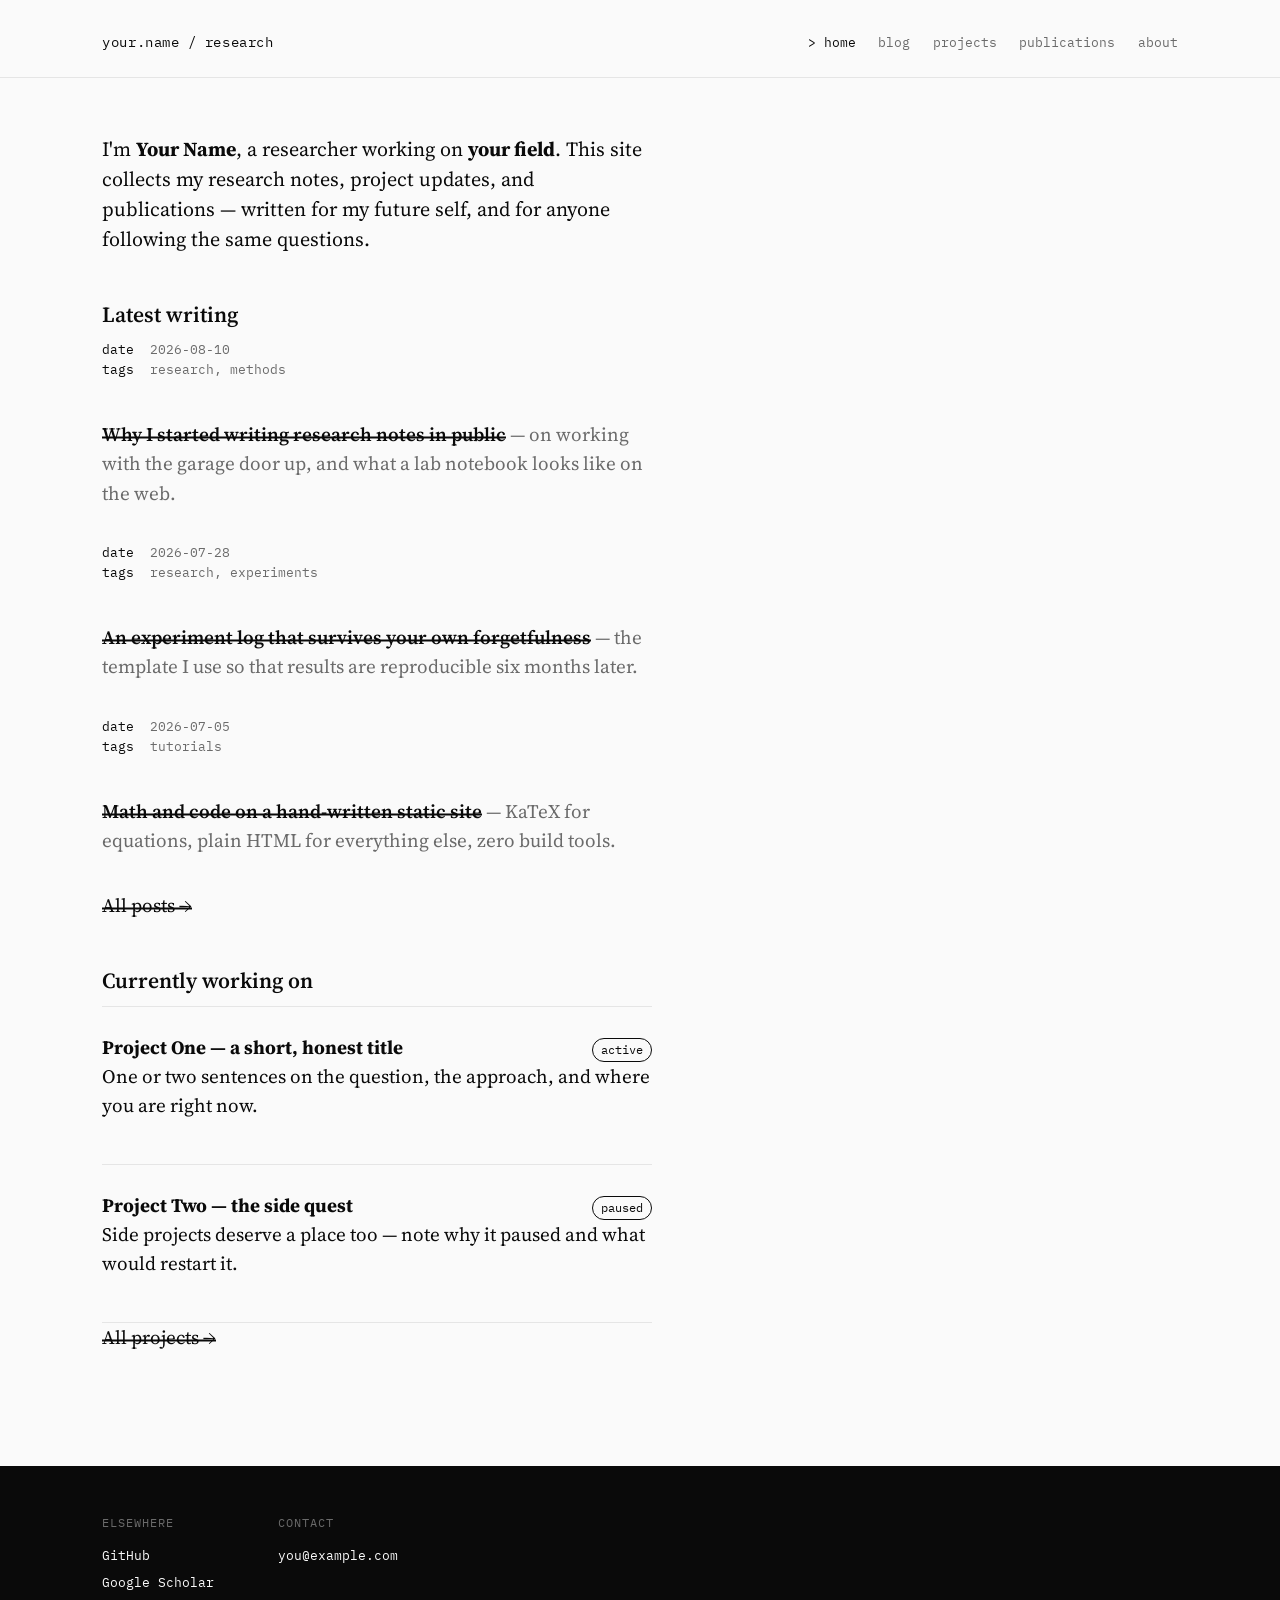
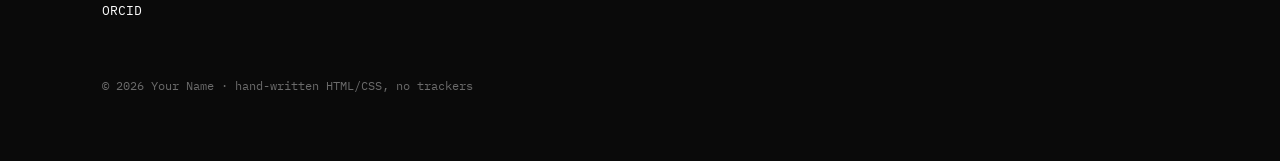
<file: index.html>
<!DOCTYPE html>
<!-- ==========================================================
     EDIT ME: search this file for "Your Name" and the sample
     texts, and replace them with your own content.
     ========================================================== -->
<html lang="en">
<head>
  <meta charset="UTF-8">
  <meta name="viewport" content="width=device-width, initial-scale=1.0">
  <title>Your Name — Research Notes</title>
  <meta name="description" content="Personal research blog of Your Name: notes, projects, and publications.">
  <link rel="preconnect" href="https://fonts.googleapis.com">
  <link rel="preconnect" href="https://fonts.gstatic.com" crossorigin>
  <link href="https://fonts.googleapis.com/css2?family=IBM+Plex+Mono:wght@400;500&family=Source+Serif+4:opsz,wght@8..60,400;8..60,600&display=swap" rel="stylesheet">
  <link rel="stylesheet" href="css/style.css">
</head>
<body>

<header class="site">
  <a class="site-name plain" href="index.html">your.name / research</a>
  <nav>
    <a href="index.html" aria-current="page">home</a>
    <a href="blog.html">blog</a>
    <a href="projects.html">projects</a>
    <a href="publications.html">publications</a>
    <a href="about.html">about</a>
  </nav>
</header>

<main>
  <p class="lede">
    I'm <strong>Your Name</strong>, a researcher working on
    <strong>your field</strong>. This site collects my research notes,
    project updates, and publications — written for my future self,
    and for anyone following the same questions.
  </p>

  <h2>Latest writing</h2>
  <ul class="stream">
    <li>
      <div class="meta">
        <div class="row"><span class="k">date</span><span class="v">2026-08-10</span></div>
        <div class="row"><span class="k">tags</span><span class="v">research, methods</span></div>
      </div>
      <span class="title"><a href="posts/why-i-started-this-blog.html">Why I started writing research notes in public</a></span>
      <span class="desc"> — on working with the garage door up, and what a lab notebook looks like on the web.</span>
    </li>
    <li>
      <div class="meta">
        <div class="row"><span class="k">date</span><span class="v">2026-07-28</span></div>
        <div class="row"><span class="k">tags</span><span class="v">research, experiments</span></div>
      </div>
      <span class="title"><a href="posts/experiment-log-template.html">An experiment log that survives your own forgetfulness</a></span>
      <span class="desc"> — the template I use so that results are reproducible six months later.</span>
    </li>
    <li>
      <div class="meta">
        <div class="row"><span class="k">date</span><span class="v">2026-07-05</span></div>
        <div class="row"><span class="k">tags</span><span class="v">tutorials</span></div>
      </div>
      <span class="title"><a href="posts/math-and-code-on-a-static-site.html">Math and code on a hand-written static site</a></span>
      <span class="desc"> — KaTeX for equations, plain HTML for everything else, zero build tools.</span>
    </li>
  </ul>

  <p><a href="blog.html">All posts &rarr;</a></p>

  <h2>Currently working on</h2>
  <div class="proj">
    <div class="proj-head">
      <strong>Project One — a short, honest title</strong>
      <span class="status">active</span>
    </div>
    <p class="desc">One or two sentences on the question, the approach, and where you are right now.</p>
  </div>
  <div class="proj">
    <div class="proj-head">
      <strong>Project Two — the side quest</strong>
      <span class="status">paused</span>
    </div>
    <p class="desc">Side projects deserve a place too — note why it paused and what would restart it.</p>
  </div>

  <p><a href="projects.html">All projects &rarr;</a></p>
</main>

<footer class="site">
  <div class="cols">
    <div>
      <h4>Elsewhere</h4>
      <ul>
        <li><a href="https://github.com/yourusername">GitHub</a></li>
        <li><a href="https://scholar.google.com/">Google Scholar</a></li>
        <li><a href="https://orcid.org/">ORCID</a></li>
      </ul>
    </div>
    <div>
      <h4>Contact</h4>
      <ul>
        <li><a href="mailto:you@example.com">you@example.com</a></li>
      </ul>
    </div>
  </div>
  <p class="fine">&copy; <span id="year">2026</span> Your Name · hand-written HTML/CSS, no trackers</p>
</footer>

<script src="js/main.js"></script>
</body>
</html>
</file>
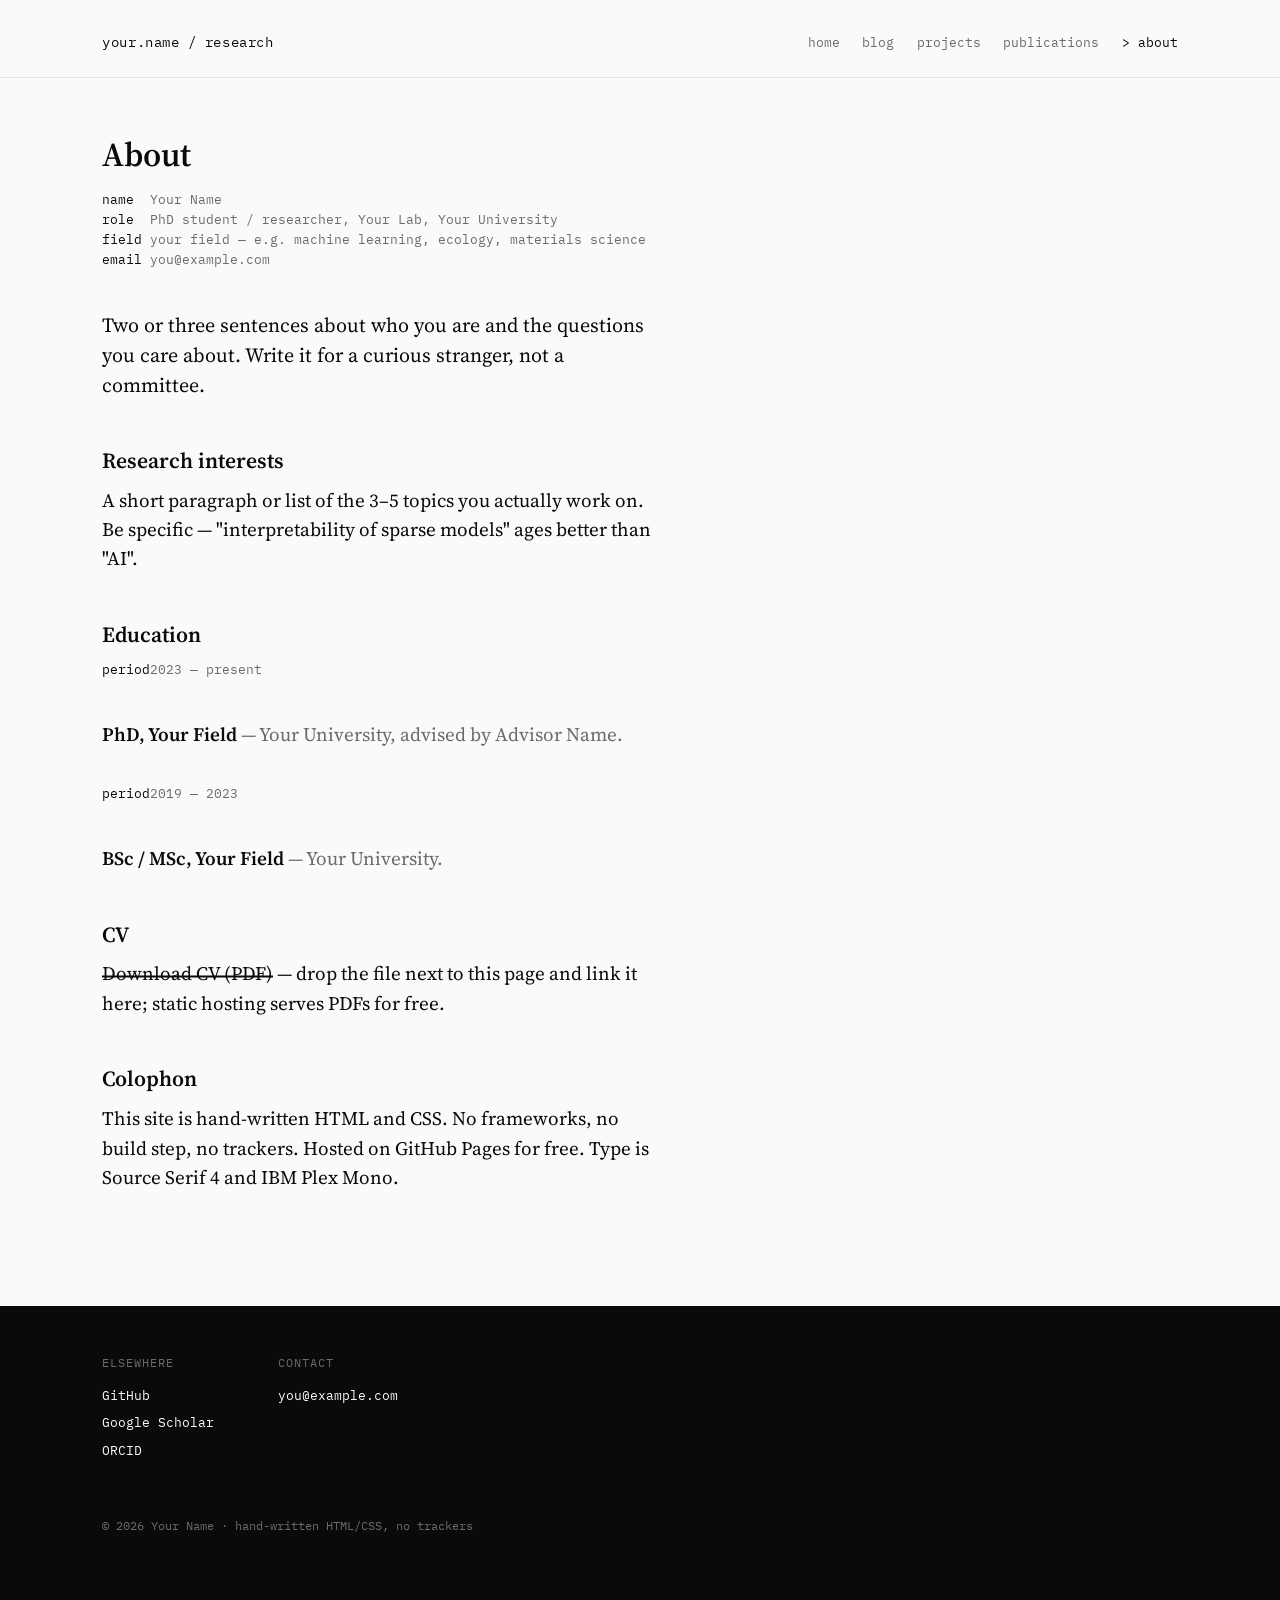
<file: about.html>
<!DOCTYPE html>
<html lang="en">
<head>
  <meta charset="UTF-8">
  <meta name="viewport" content="width=device-width, initial-scale=1.0">
  <title>About — Your Name</title>
  <link rel="preconnect" href="https://fonts.googleapis.com">
  <link rel="preconnect" href="https://fonts.gstatic.com" crossorigin>
  <link href="https://fonts.googleapis.com/css2?family=IBM+Plex+Mono:wght@400;500&family=Source+Serif+4:opsz,wght@8..60,400;8..60,600&display=swap" rel="stylesheet">
  <link rel="stylesheet" href="css/style.css">
</head>
<body>

<header class="site">
  <a class="site-name plain" href="index.html">your.name / research</a>
  <nav>
    <a href="index.html">home</a>
    <a href="blog.html">blog</a>
    <a href="projects.html">projects</a>
    <a href="publications.html">publications</a>
    <a href="about.html" aria-current="page">about</a>
  </nav>
</header>

<main>
  <h1>About</h1>

  <div class="meta">
    <div class="row"><span class="k">name</span><span class="v">Your Name</span></div>
    <div class="row"><span class="k">role</span><span class="v">PhD student / researcher, Your Lab, Your University</span></div>
    <div class="row"><span class="k">field</span><span class="v">your field — e.g. machine learning, ecology, materials science</span></div>
    <div class="row"><span class="k">email</span><span class="v"><a href="mailto:you@example.com">you@example.com</a></span></div>
  </div>

  <p class="lede">Two or three sentences about who you are and the questions you
  care about. Write it for a curious stranger, not a committee.</p>

  <h2>Research interests</h2>
  <p>A short paragraph or list of the 3–5 topics you actually work on. Be
  specific — "interpretability of sparse models" ages better than "AI".</p>

  <h2>Education</h2>
  <ul class="stream">
    <li>
      <div class="meta"><div class="row"><span class="k">period</span><span class="v">2023 — present</span></div></div>
      <span class="title">PhD, Your Field</span>
      <span class="desc"> — Your University, advised by Advisor Name.</span>
    </li>
    <li>
      <div class="meta"><div class="row"><span class="k">period</span><span class="v">2019 — 2023</span></div></div>
      <span class="title">BSc / MSc, Your Field</span>
      <span class="desc"> — Your University.</span>
    </li>
  </ul>

  <h2>CV</h2>
  <p><a href="#">Download CV (PDF)</a> — drop the file next to this page and
  link it here; static hosting serves PDFs for free.</p>

  <h2>Colophon</h2>
  <p>This site is hand-written HTML and CSS. No frameworks, no build step, no
  trackers. Hosted on GitHub Pages for free. Type is Source Serif 4 and IBM
  Plex Mono.</p>
</main>

<footer class="site">
  <div class="cols">
    <div>
      <h4>Elsewhere</h4>
      <ul>
        <li><a href="https://github.com/yourusername">GitHub</a></li>
        <li><a href="https://scholar.google.com/">Google Scholar</a></li>
        <li><a href="https://orcid.org/">ORCID</a></li>
      </ul>
    </div>
    <div>
      <h4>Contact</h4>
      <ul>
        <li><a href="mailto:you@example.com">you@example.com</a></li>
      </ul>
    </div>
  </div>
  <p class="fine">&copy; <span id="year">2026</span> Your Name · hand-written HTML/CSS, no trackers</p>
</footer>

<script src="js/main.js"></script>
</body>
</html>
</file>
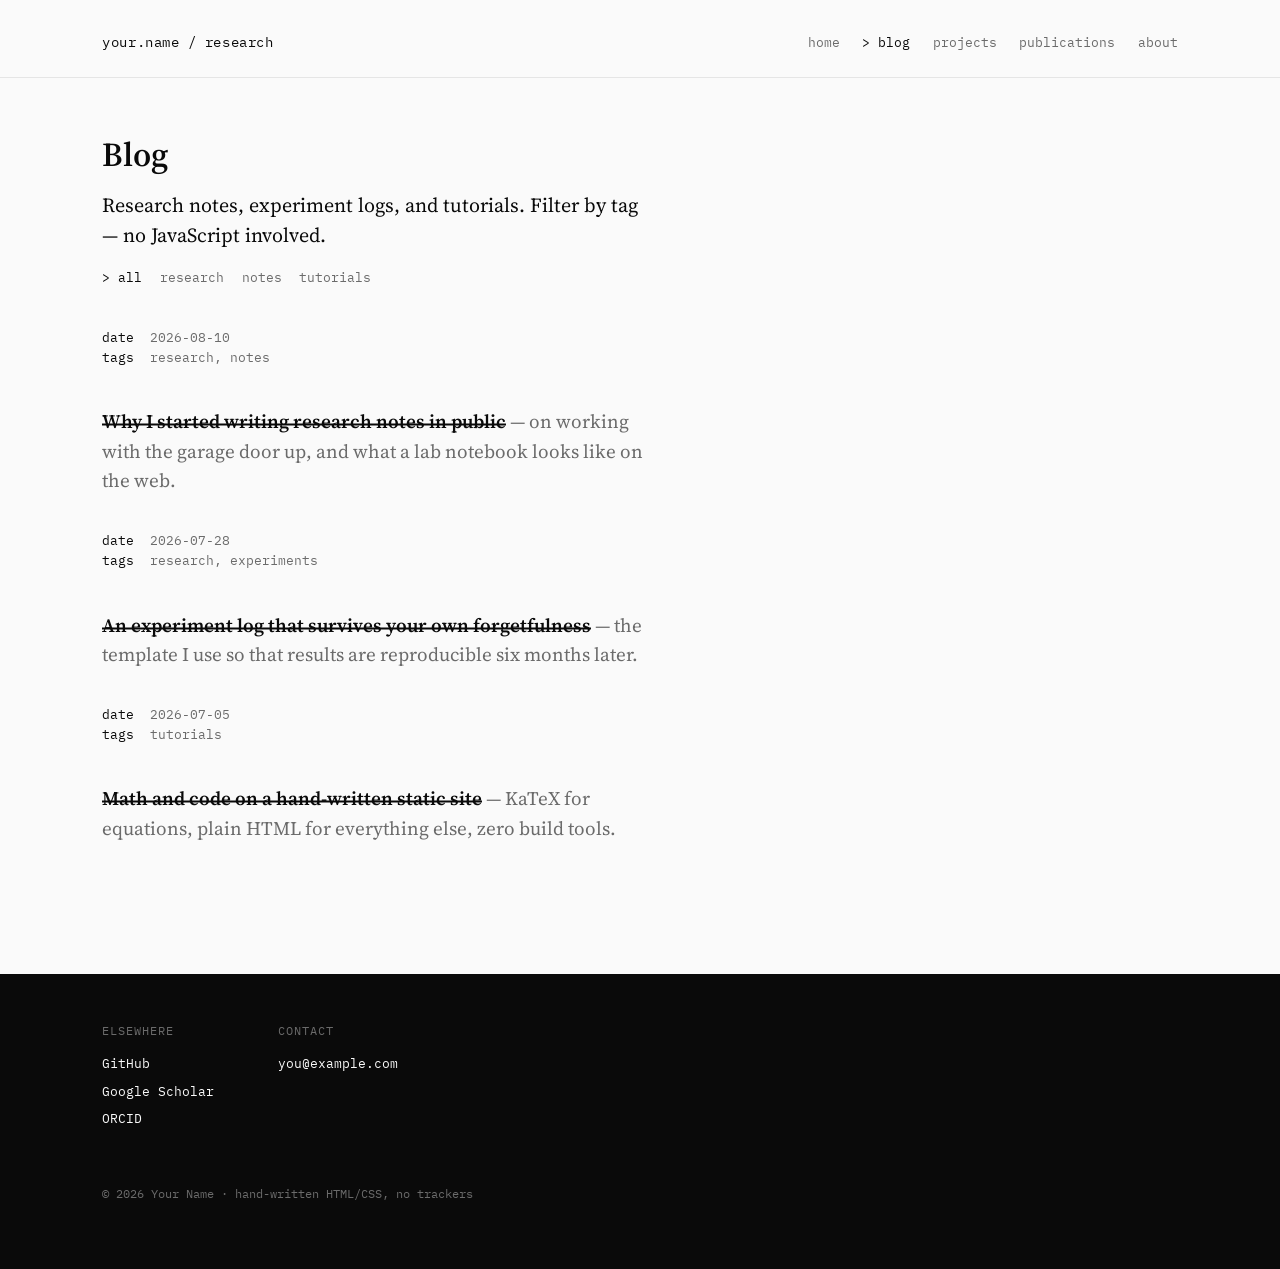
<file: blog.html>
<!DOCTYPE html>
<html lang="en">
<head>
  <meta charset="UTF-8">
  <meta name="viewport" content="width=device-width, initial-scale=1.0">
  <title>Blog — Your Name</title>
  <link rel="preconnect" href="https://fonts.googleapis.com">
  <link rel="preconnect" href="https://fonts.gstatic.com" crossorigin>
  <link href="https://fonts.googleapis.com/css2?family=IBM+Plex+Mono:wght@400;500&family=Source+Serif+4:opsz,wght@8..60,400;8..60,600&display=swap" rel="stylesheet">
  <link rel="stylesheet" href="css/style.css">
</head>
<body>

<header class="site">
  <a class="site-name plain" href="index.html">your.name / research</a>
  <nav>
    <a href="index.html">home</a>
    <a href="blog.html" aria-current="page">blog</a>
    <a href="projects.html">projects</a>
    <a href="publications.html">publications</a>
    <a href="about.html">about</a>
  </nav>
</header>

<main>
  <h1>Blog</h1>
  <p class="lede">Research notes, experiment logs, and tutorials. Filter by tag — no JavaScript involved.</p>

  <section class="bloglist">
    <!-- hidden radios drive the CSS-only filter -->
    <input class="tag-input" type="radio" name="tag" id="f-all" checked>
    <input class="tag-input" type="radio" name="tag" id="f-research">
    <input class="tag-input" type="radio" name="tag" id="f-notes">
    <input class="tag-input" type="radio" name="tag" id="f-tutorials">

    <div class="filters">
      <label for="f-all">all</label>
      <label for="f-research">research</label>
      <label for="f-notes">notes</label>
      <label for="f-tutorials">tutorials</label>
    </div>

    <ul class="stream">
      <li data-tags="research notes">
        <div class="meta">
          <div class="row"><span class="k">date</span><span class="v">2026-08-10</span></div>
          <div class="row"><span class="k">tags</span><span class="v">research, notes</span></div>
        </div>
        <span class="title"><a href="posts/why-i-started-this-blog.html">Why I started writing research notes in public</a></span>
        <span class="desc"> — on working with the garage door up, and what a lab notebook looks like on the web.</span>
      </li>
      <li data-tags="research">
        <div class="meta">
          <div class="row"><span class="k">date</span><span class="v">2026-07-28</span></div>
          <div class="row"><span class="k">tags</span><span class="v">research, experiments</span></div>
        </div>
        <span class="title"><a href="posts/experiment-log-template.html">An experiment log that survives your own forgetfulness</a></span>
        <span class="desc"> — the template I use so that results are reproducible six months later.</span>
      </li>
      <li data-tags="tutorials">
        <div class="meta">
          <div class="row"><span class="k">date</span><span class="v">2026-07-05</span></div>
          <div class="row"><span class="k">tags</span><span class="v">tutorials</span></div>
        </div>
        <span class="title"><a href="posts/math-and-code-on-a-static-site.html">Math and code on a hand-written static site</a></span>
        <span class="desc"> — KaTeX for equations, plain HTML for everything else, zero build tools.</span>
      </li>
      <!-- ADD A POST: copy one <li> block, set data-tags to match your
           tags (space separated), update the meta rows and the link. -->
    </ul>
  </section>
</main>

<footer class="site">
  <div class="cols">
    <div>
      <h4>Elsewhere</h4>
      <ul>
        <li><a href="https://github.com/yourusername">GitHub</a></li>
        <li><a href="https://scholar.google.com/">Google Scholar</a></li>
        <li><a href="https://orcid.org/">ORCID</a></li>
      </ul>
    </div>
    <div>
      <h4>Contact</h4>
      <ul>
        <li><a href="mailto:you@example.com">you@example.com</a></li>
      </ul>
    </div>
  </div>
  <p class="fine">&copy; <span id="year">2026</span> Your Name · hand-written HTML/CSS, no trackers</p>
</footer>

<script src="js/main.js"></script>
</body>
</html>
</file>
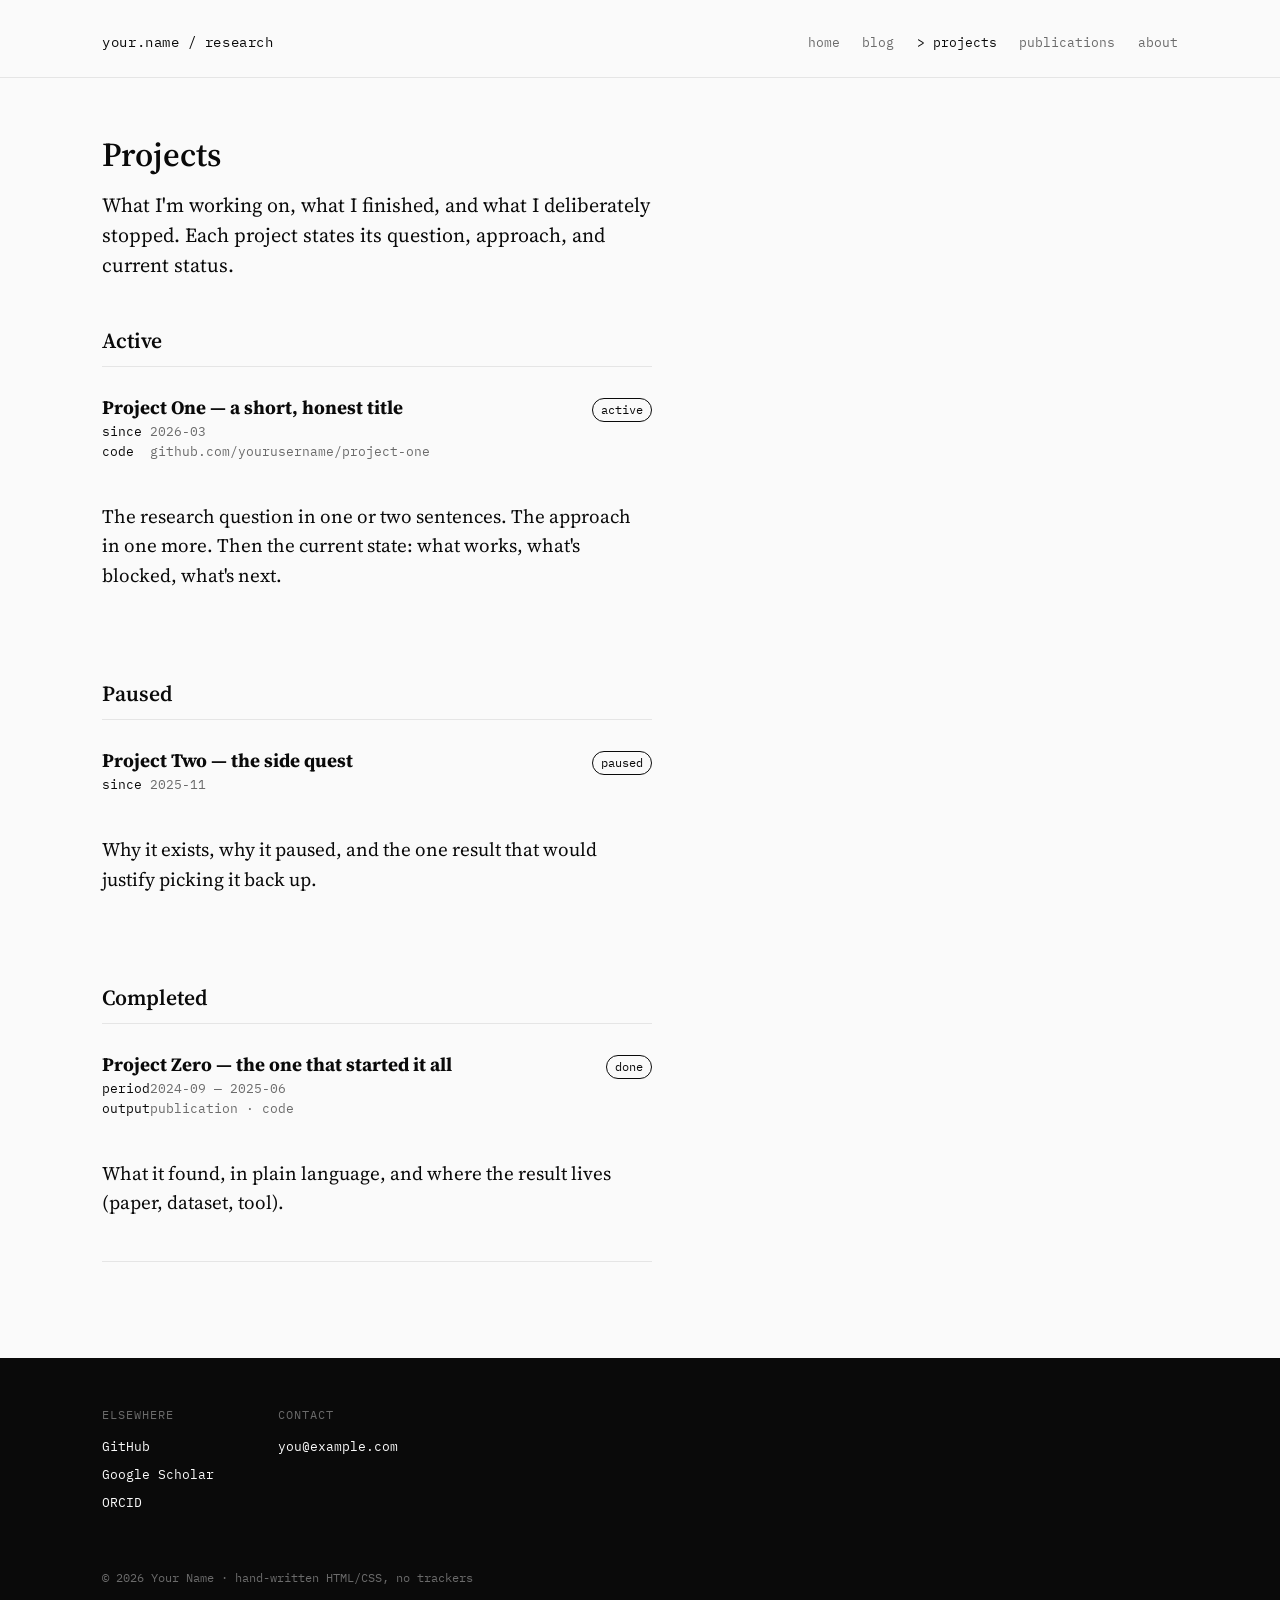
<file: projects.html>
<!DOCTYPE html>
<html lang="en">
<head>
  <meta charset="UTF-8">
  <meta name="viewport" content="width=device-width, initial-scale=1.0">
  <title>Projects — Your Name</title>
  <link rel="preconnect" href="https://fonts.googleapis.com">
  <link rel="preconnect" href="https://fonts.gstatic.com" crossorigin>
  <link href="https://fonts.googleapis.com/css2?family=IBM+Plex+Mono:wght@400;500&family=Source+Serif+4:opsz,wght@8..60,400;8..60,600&display=swap" rel="stylesheet">
  <link rel="stylesheet" href="css/style.css">
</head>
<body>

<header class="site">
  <a class="site-name plain" href="index.html">your.name / research</a>
  <nav>
    <a href="index.html">home</a>
    <a href="blog.html">blog</a>
    <a href="projects.html" aria-current="page">projects</a>
    <a href="publications.html">publications</a>
    <a href="about.html">about</a>
  </nav>
</header>

<main>
  <h1>Projects</h1>
  <p class="lede">What I'm working on, what I finished, and what I deliberately stopped.
  Each project states its question, approach, and current status.</p>

  <h2>Active</h2>
  <div class="proj">
    <div class="proj-head">
      <strong>Project One — a short, honest title</strong>
      <span class="status">active</span>
    </div>
    <div class="meta">
      <div class="row"><span class="k">since</span><span class="v">2026-03</span></div>
      <div class="row"><span class="k">code</span><span class="v"><a href="https://github.com/yourusername/project-one">github.com/yourusername/project-one</a></span></div>
    </div>
    <p>The research question in one or two sentences. The approach in one more.
    Then the current state: what works, what's blocked, what's next.</p>
  </div>

  <h2>Paused</h2>
  <div class="proj">
    <div class="proj-head">
      <strong>Project Two — the side quest</strong>
      <span class="status">paused</span>
    </div>
    <div class="meta">
      <div class="row"><span class="k">since</span><span class="v">2025-11</span></div>
    </div>
    <p>Why it exists, why it paused, and the one result that would justify
    picking it back up.</p>
  </div>

  <h2>Completed</h2>
  <div class="proj">
    <div class="proj-head">
      <strong>Project Zero — the one that started it all</strong>
      <span class="status">done</span>
    </div>
    <div class="meta">
      <div class="row"><span class="k">period</span><span class="v">2024-09 — 2025-06</span></div>
      <div class="row"><span class="k">output</span><span class="v"><a href="publications.html">publication</a> · <a href="https://github.com/yourusername/project-zero">code</a></span></div>
    </div>
    <p>What it found, in plain language, and where the result lives
    (paper, dataset, tool).</p>
  </div>
</main>

<footer class="site">
  <div class="cols">
    <div>
      <h4>Elsewhere</h4>
      <ul>
        <li><a href="https://github.com/yourusername">GitHub</a></li>
        <li><a href="https://scholar.google.com/">Google Scholar</a></li>
        <li><a href="https://orcid.org/">ORCID</a></li>
      </ul>
    </div>
    <div>
      <h4>Contact</h4>
      <ul>
        <li><a href="mailto:you@example.com">you@example.com</a></li>
      </ul>
    </div>
  </div>
  <p class="fine">&copy; <span id="year">2026</span> Your Name · hand-written HTML/CSS, no trackers</p>
</footer>

<script src="js/main.js"></script>
</body>
</html>
</file>
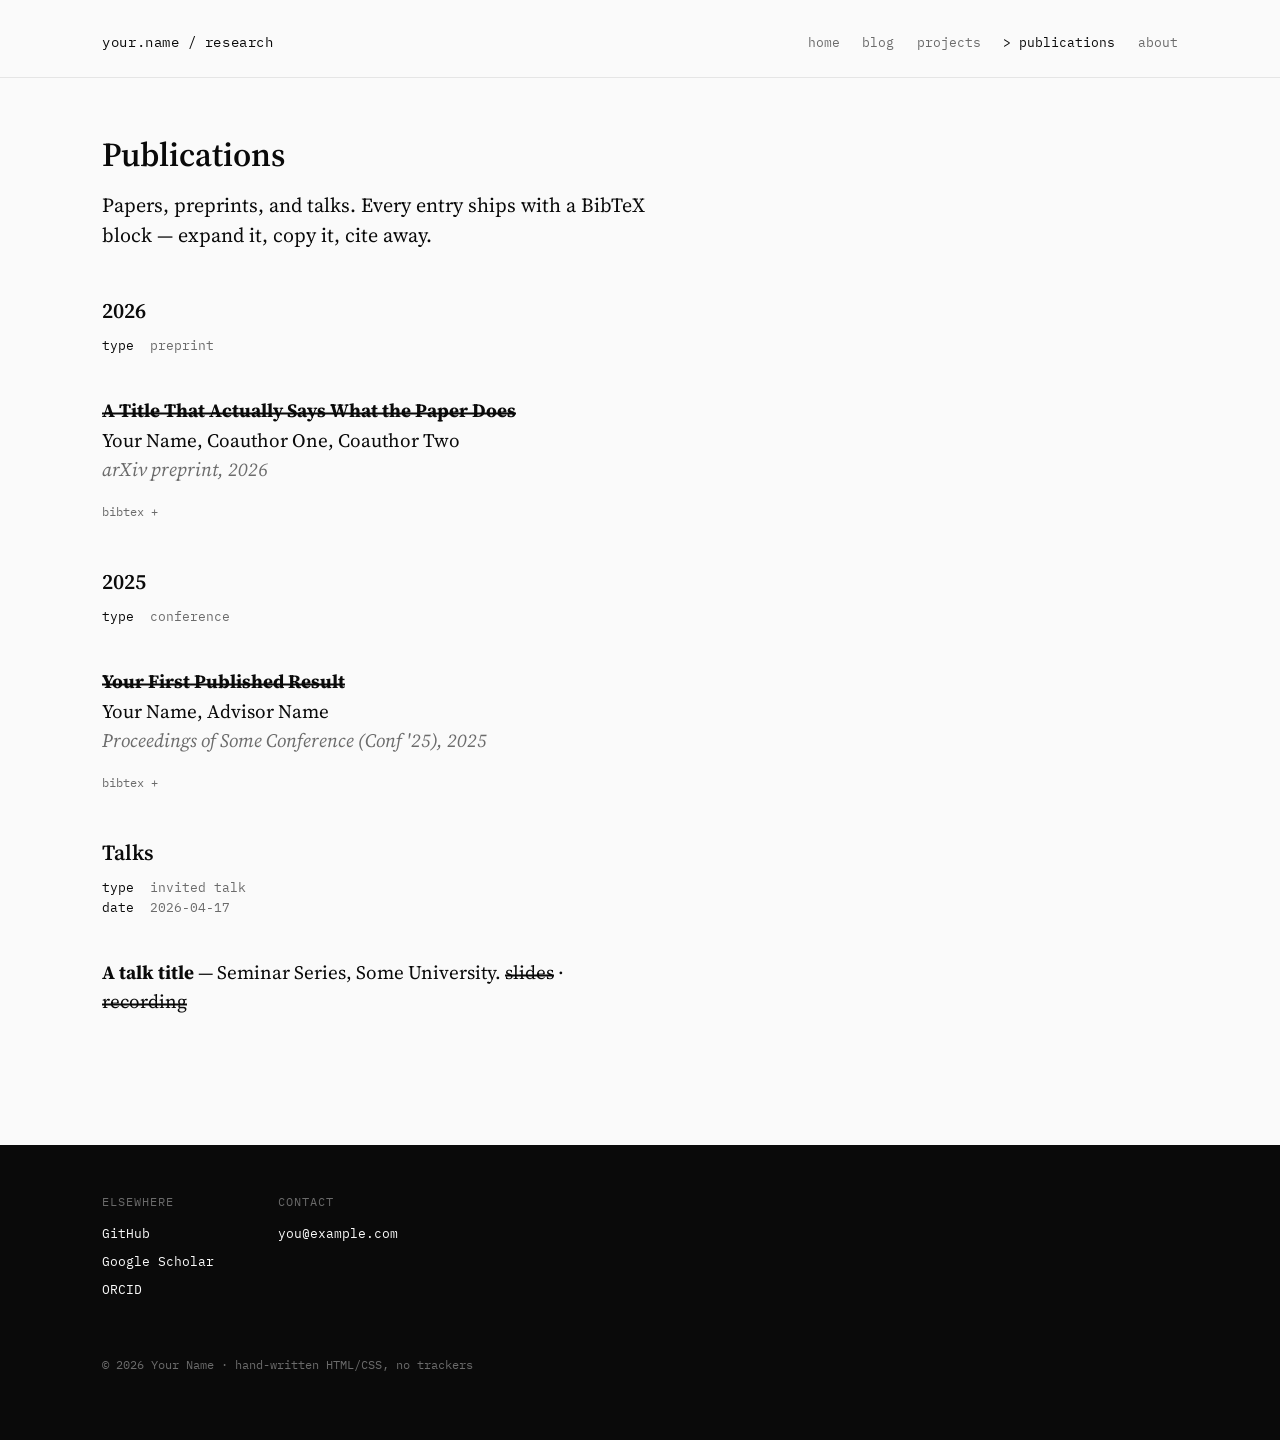
<file: publications.html>
<!DOCTYPE html>
<html lang="en">
<head>
  <meta charset="UTF-8">
  <meta name="viewport" content="width=device-width, initial-scale=1.0">
  <title>Publications — Your Name</title>
  <link rel="preconnect" href="https://fonts.googleapis.com">
  <link rel="preconnect" href="https://fonts.gstatic.com" crossorigin>
  <link href="https://fonts.googleapis.com/css2?family=IBM+Plex+Mono:wght@400;500&family=Source+Serif+4:opsz,wght@8..60,400;8..60,600&display=swap" rel="stylesheet">
  <link rel="stylesheet" href="css/style.css">
</head>
<body>

<header class="site">
  <a class="site-name plain" href="index.html">your.name / research</a>
  <nav>
    <a href="index.html">home</a>
    <a href="blog.html">blog</a>
    <a href="projects.html">projects</a>
    <a href="publications.html" aria-current="page">publications</a>
    <a href="about.html">about</a>
  </nav>
</header>

<main>
  <h1>Publications</h1>
  <p class="lede">Papers, preprints, and talks. Every entry ships with a BibTeX
  block — expand it, copy it, cite away.</p>

  <h2>2026</h2>
  <div class="pub">
    <div class="meta">
      <div class="row"><span class="k">type</span><span class="v">preprint</span></div>
    </div>
    <p><strong><a href="https://arxiv.org/">A Title That Actually Says What the Paper Does</a></strong><br>
    Your Name, Coauthor One, Coauthor Two<br>
    <span class="venue">arXiv preprint, 2026</span></p>
    <details>
      <summary>bibtex</summary>
      <pre>@article{yourname2026title,
  author  = {Your Name and Coauthor One and Coauthor Two},
  title   = {A Title That Actually Says What the Paper Does},
  journal = {arXiv preprint arXiv:XXXX.XXXXX},
  year    = {2026}
}</pre>
    </details>
  </div>

  <h2>2025</h2>
  <div class="pub">
    <div class="meta">
      <div class="row"><span class="k">type</span><span class="v">conference</span></div>
    </div>
    <p><strong><a href="#">Your First Published Result</a></strong><br>
    Your Name, Advisor Name<br>
    <span class="venue">Proceedings of Some Conference (Conf '25), 2025</span></p>
    <details>
      <summary>bibtex</summary>
      <pre>@inproceedings{yourname2025result,
  author    = {Your Name and Advisor Name},
  title     = {Your First Published Result},
  booktitle = {Proceedings of Some Conference},
  year      = {2025}
}</pre>
    </details>
  </div>

  <h2>Talks</h2>
  <div class="pub">
    <div class="meta">
      <div class="row"><span class="k">type</span><span class="v">invited talk</span></div>
      <div class="row"><span class="k">date</span><span class="v">2026-04-17</span></div>
    </div>
    <p><strong>A talk title</strong> — Seminar Series, Some University.
    <a href="#">slides</a> · <a href="#">recording</a></p>
  </div>
</main>

<footer class="site">
  <div class="cols">
    <div>
      <h4>Elsewhere</h4>
      <ul>
        <li><a href="https://github.com/yourusername">GitHub</a></li>
        <li><a href="https://scholar.google.com/">Google Scholar</a></li>
        <li><a href="https://orcid.org/">ORCID</a></li>
      </ul>
    </div>
    <div>
      <h4>Contact</h4>
      <ul>
        <li><a href="mailto:you@example.com">you@example.com</a></li>
      </ul>
    </div>
  </div>
  <p class="fine">&copy; <span id="year">2026</span> Your Name · hand-written HTML/CSS, no trackers</p>
</footer>

<script src="js/main.js"></script>
</body>
</html>
</file>
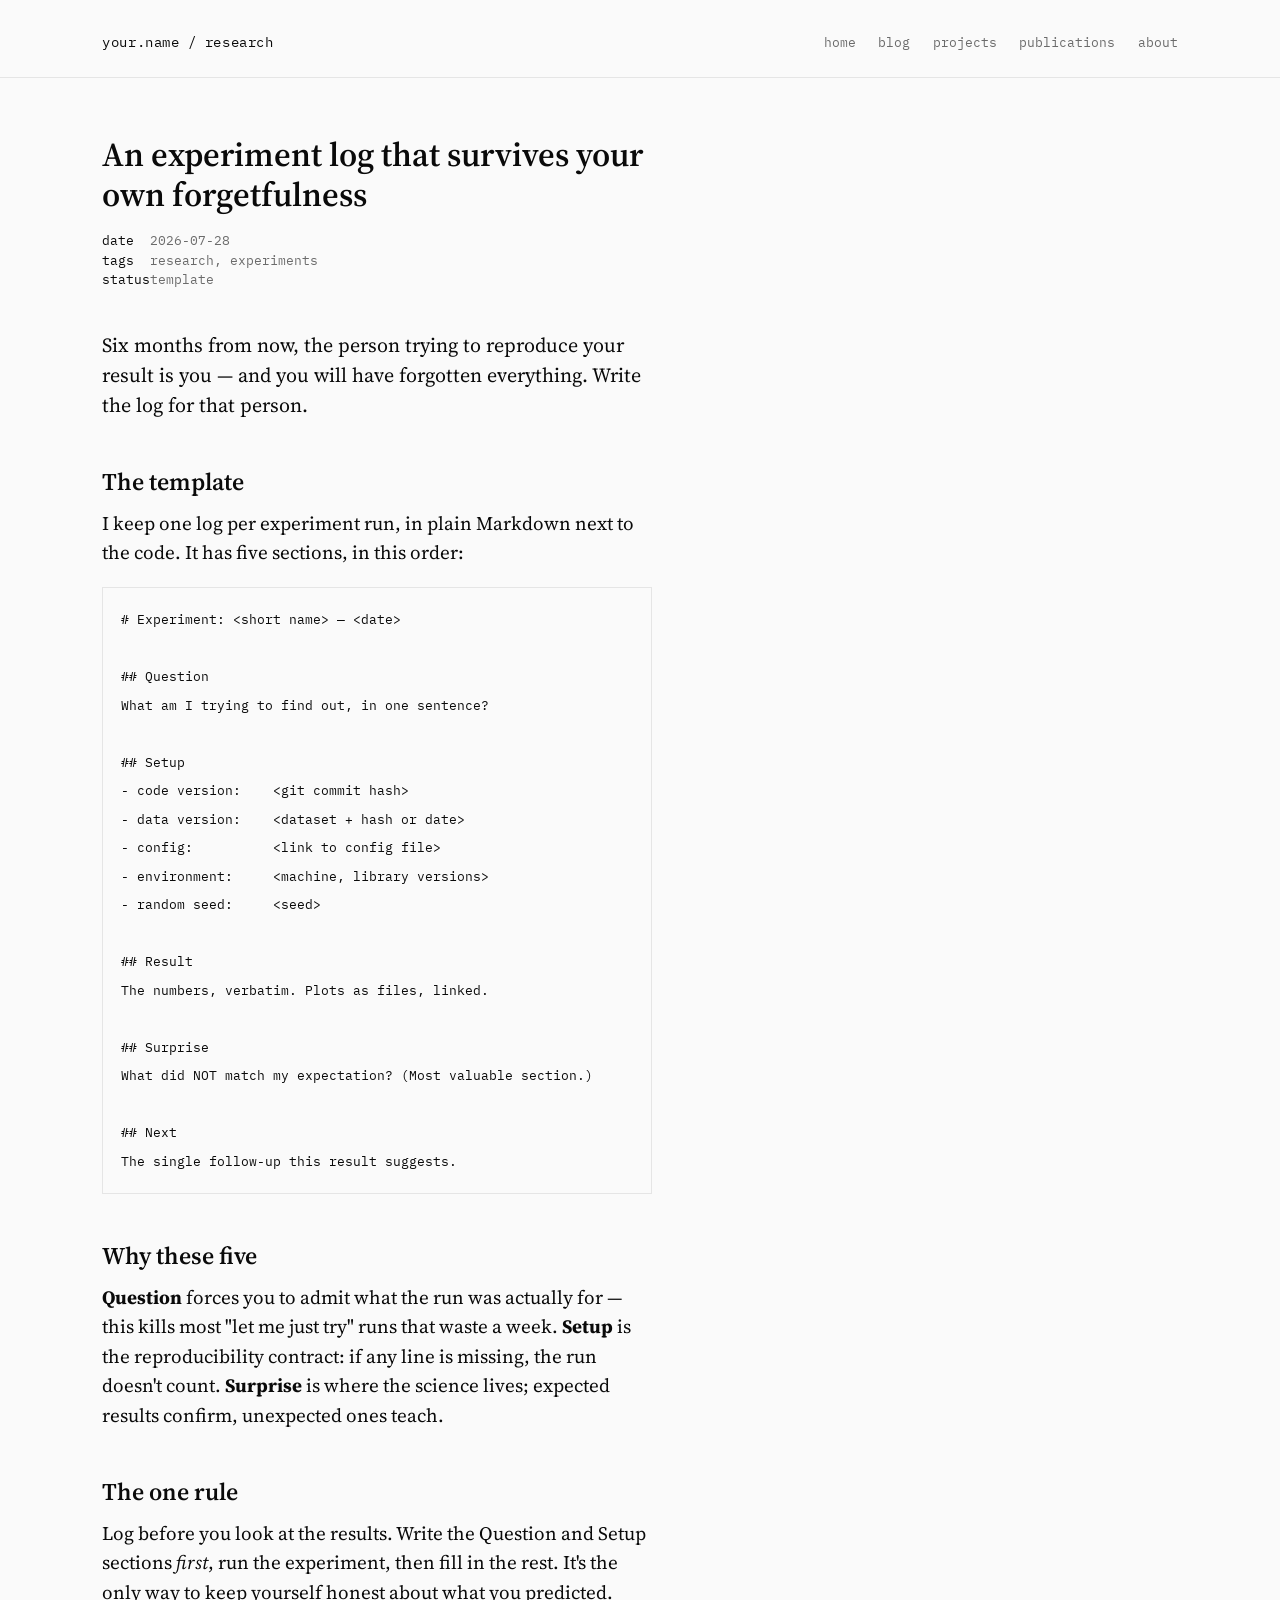
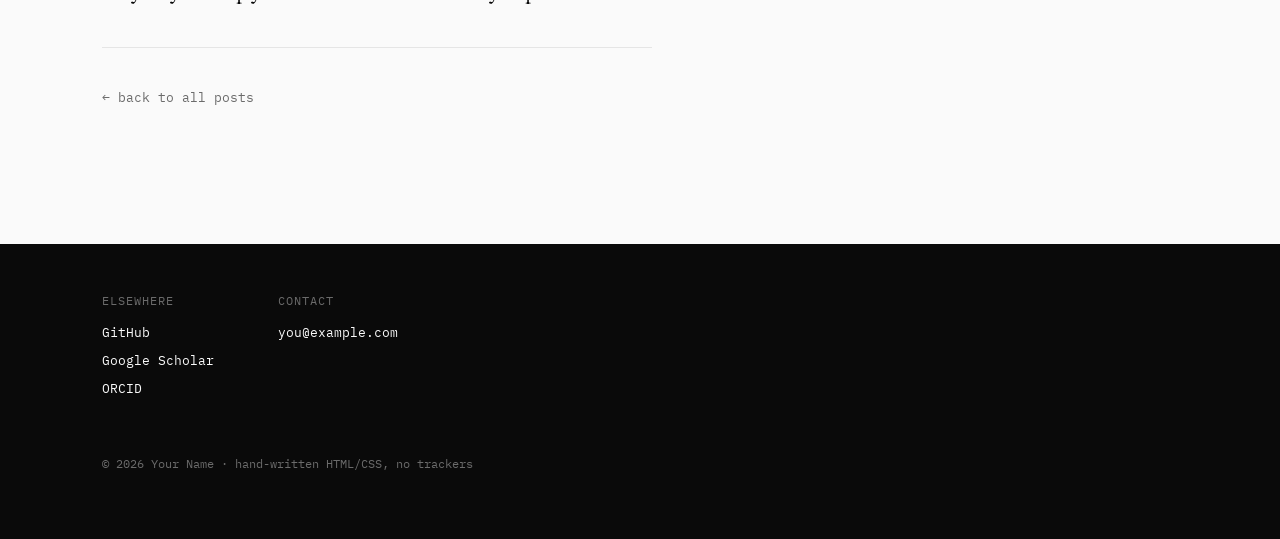
<file: posts/experiment-log-template.html>
<!DOCTYPE html>
<html lang="en">
<head>
  <meta charset="UTF-8">
  <meta name="viewport" content="width=device-width, initial-scale=1.0">
  <title>An experiment log that survives your own forgetfulness — Your Name</title>
  <link rel="preconnect" href="https://fonts.googleapis.com">
  <link rel="preconnect" href="https://fonts.gstatic.com" crossorigin>
  <link href="https://fonts.googleapis.com/css2?family=IBM+Plex+Mono:wght@400;500&family=Source+Serif+4:opsz,wght@8..60,400;8..60,600&display=swap" rel="stylesheet">
  <link rel="stylesheet" href="../css/style.css">
</head>
<body>

<header class="site">
  <a class="site-name plain" href="../index.html">your.name / research</a>
  <nav>
    <a href="../index.html">home</a>
    <a href="../blog.html">blog</a>
    <a href="../projects.html">projects</a>
    <a href="../publications.html">publications</a>
    <a href="../about.html">about</a>
  </nav>
</header>

<main>
  <article class="post-body">
    <h1>An experiment log that survives your own forgetfulness</h1>
    <div class="meta">
      <div class="row"><span class="k">date</span><span class="v">2026-07-28</span></div>
      <div class="row"><span class="k">tags</span><span class="v">research, experiments</span></div>
      <div class="row"><span class="k">status</span><span class="v">template</span></div>
    </div>

    <p class="lede">Six months from now, the person trying to reproduce your result
    is you — and you will have forgotten everything. Write the log for that person.</p>

    <h2>The template</h2>
    <p>I keep one log per experiment run, in plain Markdown next to the code.
    It has five sections, in this order:</p>

    <pre><code># Experiment: &lt;short name&gt; — &lt;date&gt;

## Question
What am I trying to find out, in one sentence?

## Setup
- code version:    &lt;git commit hash&gt;
- data version:    &lt;dataset + hash or date&gt;
- config:          &lt;link to config file&gt;
- environment:     &lt;machine, library versions&gt;
- random seed:     &lt;seed&gt;

## Result
The numbers, verbatim. Plots as files, linked.

## Surprise
What did NOT match my expectation? (Most valuable section.)

## Next
The single follow-up this result suggests.</code></pre>

    <h2>Why these five</h2>
    <p><strong>Question</strong> forces you to admit what the run was actually for —
    this kills most "let me just try" runs that waste a week. <strong>Setup</strong>
    is the reproducibility contract: if any line is missing, the run doesn't count.
    <strong>Surprise</strong> is where the science lives; expected results confirm,
    unexpected ones teach.</p>

    <h2>The one rule</h2>
    <p>Log before you look at the results. Write the Question and Setup sections
    <em>first</em>, run the experiment, then fill in the rest. It's the only way
    to keep yourself honest about what you predicted.</p>

    <hr>
    <p class="meta"><a href="../blog.html">&larr; back to all posts</a></p>
  </article>
</main>

<footer class="site">
  <div class="cols">
    <div>
      <h4>Elsewhere</h4>
      <ul>
        <li><a href="https://github.com/yourusername">GitHub</a></li>
        <li><a href="https://scholar.google.com/">Google Scholar</a></li>
        <li><a href="https://orcid.org/">ORCID</a></li>
      </ul>
    </div>
    <div>
      <h4>Contact</h4>
      <ul>
        <li><a href="mailto:you@example.com">you@example.com</a></li>
      </ul>
    </div>
  </div>
  <p class="fine">&copy; <span id="year">2026</span> Your Name · hand-written HTML/CSS, no trackers</p>
</footer>

<script src="../js/main.js"></script>
</body>
</html>
</file>
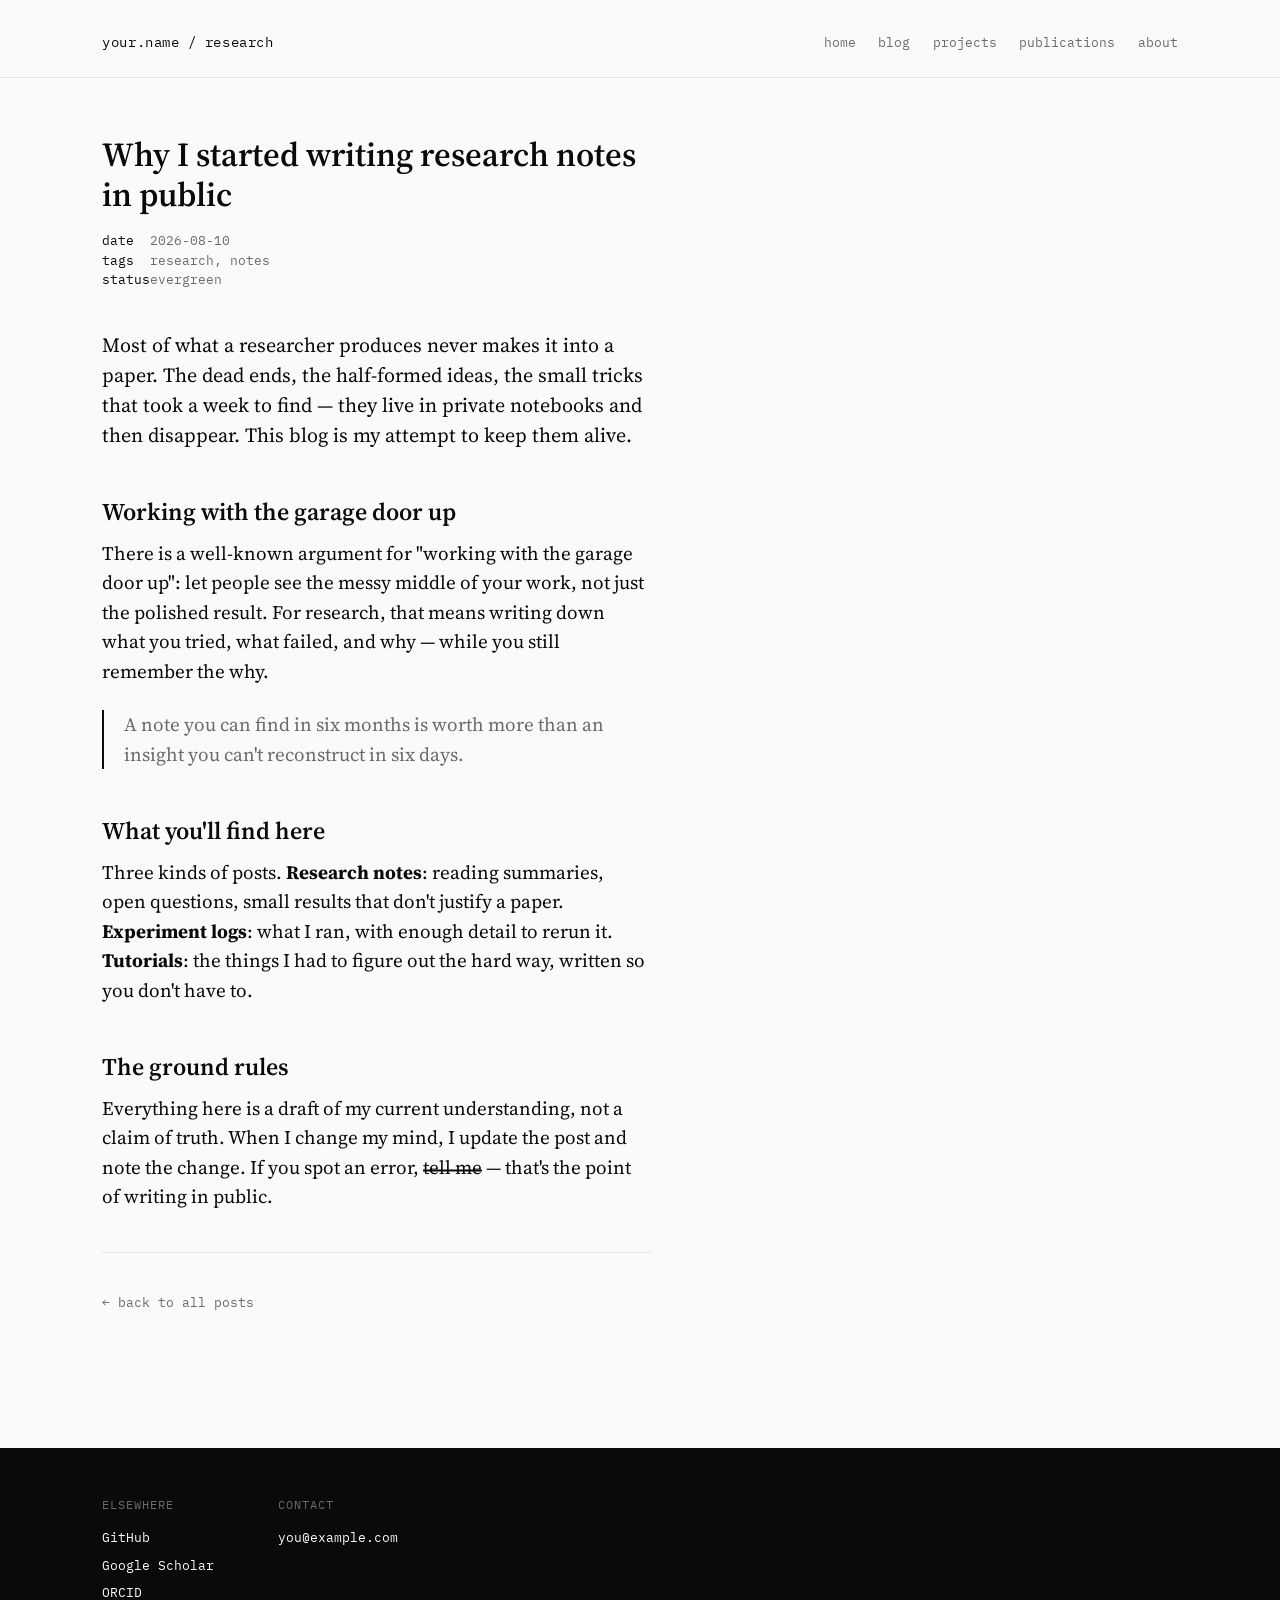
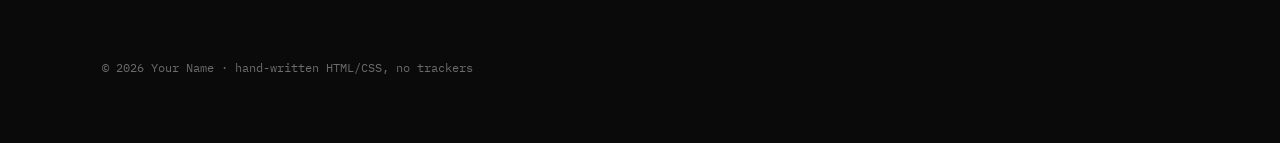
<file: posts/why-i-started-this-blog.html>
<!DOCTYPE html>
<html lang="en">
<head>
  <meta charset="UTF-8">
  <meta name="viewport" content="width=device-width, initial-scale=1.0">
  <title>Why I started writing research notes in public — Your Name</title>
  <link rel="preconnect" href="https://fonts.googleapis.com">
  <link rel="preconnect" href="https://fonts.gstatic.com" crossorigin>
  <link href="https://fonts.googleapis.com/css2?family=IBM+Plex+Mono:wght@400;500&family=Source+Serif+4:opsz,wght@8..60,400;8..60,600&display=swap" rel="stylesheet">
  <link rel="stylesheet" href="../css/style.css">
</head>
<body>

<header class="site">
  <a class="site-name plain" href="../index.html">your.name / research</a>
  <nav>
    <a href="../index.html">home</a>
    <a href="../blog.html">blog</a>
    <a href="../projects.html">projects</a>
    <a href="../publications.html">publications</a>
    <a href="../about.html">about</a>
  </nav>
</header>

<main>
  <article class="post-body">
    <h1>Why I started writing research notes in public</h1>
    <div class="meta">
      <div class="row"><span class="k">date</span><span class="v">2026-08-10</span></div>
      <div class="row"><span class="k">tags</span><span class="v">research, notes</span></div>
      <div class="row"><span class="k">status</span><span class="v">evergreen</span></div>
    </div>

    <p class="lede">Most of what a researcher produces never makes it into a paper.
    The dead ends, the half-formed ideas, the small tricks that took a week to find —
    they live in private notebooks and then disappear. This blog is my attempt to
    keep them alive.</p>

    <h2>Working with the garage door up</h2>
    <p>There is a well-known argument for "working with the garage door up":
    let people see the messy middle of your work, not just the polished result.
    For research, that means writing down what you tried, what failed, and why —
    while you still remember the why.</p>

    <blockquote>
      <p>A note you can find in six months is worth more than an insight you
      can't reconstruct in six days.</p>
    </blockquote>

    <h2>What you'll find here</h2>
    <p>Three kinds of posts. <strong>Research notes</strong>: reading summaries,
    open questions, small results that don't justify a paper. <strong>Experiment
    logs</strong>: what I ran, with enough detail to rerun it. <strong>Tutorials</strong>:
    the things I had to figure out the hard way, written so you don't have to.</p>

    <h2>The ground rules</h2>
    <p>Everything here is a draft of my current understanding, not a claim of truth.
    When I change my mind, I update the post and note the change. If you spot an
    error, <a href="mailto:you@example.com">tell me</a> — that's the point of
    writing in public.</p>

    <hr>
    <p class="meta"><a href="../blog.html">&larr; back to all posts</a></p>
  </article>
</main>

<footer class="site">
  <div class="cols">
    <div>
      <h4>Elsewhere</h4>
      <ul>
        <li><a href="https://github.com/yourusername">GitHub</a></li>
        <li><a href="https://scholar.google.com/">Google Scholar</a></li>
        <li><a href="https://orcid.org/">ORCID</a></li>
      </ul>
    </div>
    <div>
      <h4>Contact</h4>
      <ul>
        <li><a href="mailto:you@example.com">you@example.com</a></li>
      </ul>
    </div>
  </div>
  <p class="fine">&copy; <span id="year">2026</span> Your Name · hand-written HTML/CSS, no trackers</p>
</footer>

<script src="../js/main.js"></script>
</body>
</html>
</file>
<file: css/style.css>
/* ============================================================
   Research Blog — design system
   Palette: ink #0a0a0a / paper #fafafa / line #e5e5e5 (monochrome)
   Type: Source Serif 4 (reading) + IBM Plex Mono (metadata)
   ============================================================ */

:root {
  --ink: #0a0a0a;
  --ink-3: #6b6b6b;
  --paper: #fafafa;
  --line: #e5e5e5;
  --hover-fill: #e6e6e6;
  --serif: "Source Serif 4", Georgia, "Times New Roman", serif;
  --mono: "IBM Plex Mono", ui-monospace, "SF Mono", Consolas, monospace;
  --measure: 42rem;          /* reading column width */
  --left-pad: clamp(1.25rem, 8vw, 8rem);
}

* { box-sizing: border-box; }

html {
  scroll-behavior: smooth;
  -webkit-font-smoothing: antialiased;
  text-rendering: optimizeLegibility;
}

body {
  margin: 0;
  background: var(--paper);
  color: var(--ink);
  font-family: var(--serif);
  font-size: 19px;
  line-height: 1.55;
}

::selection { background: var(--ink); color: var(--paper); }

/* ---------- links: double underline technique ---------- */
a {
  color: inherit;
  text-decoration: none;
  box-shadow: inset 0 -0.45em 0 var(--paper), inset 0 -0.55em 0 var(--ink);
  transition: background 0.15s ease, box-shadow 0.15s ease;
}
a:hover {
  background: var(--hover-fill);
  box-shadow: inset 0 -0.45em 0 var(--hover-fill), inset 0 -0.55em 0 var(--ink);
}
/* plain links (nav, footer) without the underline treatment */
a.plain, nav a, footer a, .meta a { box-shadow: none; }
a.plain:hover, nav a:hover, footer a:hover, .meta a:hover { background: none; }

/* ---------- header ---------- */
header.site {
  display: flex;
  justify-content: space-between;
  align-items: baseline;
  gap: 2rem;
  padding: 2rem var(--left-pad) 1.5rem;
  border-bottom: 1px solid var(--line);
}
.site-name {
  font-family: var(--mono);
  font-size: 0.85rem;
  letter-spacing: 0.04em;
}
nav { display: flex; gap: 1.4rem; flex-wrap: wrap; }
nav a {
  font-family: var(--mono);
  font-size: 0.8rem;
  color: var(--ink-3);
}
nav a:hover { color: var(--ink); }
nav a[aria-current] { color: var(--ink); }
nav a[aria-current]::before { content: "> "; }

/* ---------- main column ---------- */
main {
  max-width: var(--measure);
  margin: 0;
  padding: 3.5rem 1.25rem 6rem var(--left-pad);
}

h1, h2, h3 { font-weight: 600; line-height: 1.2; }
h1 { font-size: 2.1rem; margin: 0 0 1rem; }
h2 { font-size: 1.35rem; margin: 3rem 0 0.75rem; }
h3 { font-size: 1.1rem; margin: 2rem 0 0.5rem; }
p { margin: 0 0 1.1rem; }

.lede { font-size: 1.25rem; line-height: 1.5; }

/* ---------- YAML-style metadata ---------- */
.meta {
  font-family: var(--mono);
  font-size: 0.8rem;
  color: var(--ink-3);
  margin: 0 0 2.5rem;
}
.meta .row { display: flex; }
.meta .k { flex-shrink: 0; width: 6ch; color: var(--ink); }
.meta .v { flex: 1; }

/* ---------- post stream ---------- */
.stream { list-style: none; margin: 0; padding: 0; }
.stream li { margin: 0 0 2.2rem; }
.stream .title { font-weight: 600; }
.stream .desc { color: var(--ink-3); }

/* ---------- tag filtering (CSS only) ---------- */
/* radio inputs sit as hidden siblings before .filters and .stream;
   labels (for=...) are styled via :has() on the wrapping section */
.tag-input { position: absolute; opacity: 0; pointer-events: none; }
.filters { display: flex; gap: 1.1rem; flex-wrap: wrap; margin: 0 0 2.5rem; }
.filters label {
  font-family: var(--mono);
  font-size: 0.8rem;
  color: var(--ink-3);
  cursor: pointer;
}
.filters label:hover { color: var(--ink); }
.bloglist:has(#f-all:checked)       label[for="f-all"],
.bloglist:has(#f-research:checked)  label[for="f-research"],
.bloglist:has(#f-notes:checked)     label[for="f-notes"],
.bloglist:has(#f-tutorials:checked) label[for="f-tutorials"] { color: var(--ink); }
.bloglist:has(#f-all:checked)       label[for="f-all"]::before,
.bloglist:has(#f-research:checked)  label[for="f-research"]::before,
.bloglist:has(#f-notes:checked)     label[for="f-notes"]::before,
.bloglist:has(#f-tutorials:checked) label[for="f-tutorials"]::before { content: "> "; }

/* items dim when not matching the active filter */
#f-all:checked ~ .stream li,
#f-research:checked ~ .stream li[data-tags~="research"],
#f-notes:checked ~ .stream li[data-tags~="notes"],
#f-tutorials:checked ~ .stream li[data-tags~="tutorials"] { opacity: 1; }
#f-research:checked ~ .stream li:not([data-tags~="research"]),
#f-notes:checked ~ .stream li:not([data-tags~="notes"]),
#f-tutorials:checked ~ .stream li:not([data-tags~="tutorials"]) { opacity: 0.3; }
.stream li { transition: opacity 0.3s ease; }

/* ---------- projects ---------- */
.proj { border-top: 1px solid var(--line); padding: 1.6rem 0; }
.proj:last-of-type { border-bottom: 1px solid var(--line); }
.status {
  font-family: var(--mono);
  font-size: 0.75rem;
  border: 1px solid var(--ink);
  padding: 0.1rem 0.5rem;
  border-radius: 999px;
  white-space: nowrap;
}
.proj-head { display: flex; justify-content: space-between; align-items: baseline; gap: 1rem; }

/* ---------- publications ---------- */
.pub { margin: 0 0 2rem; }
.pub .venue { color: var(--ink-3); font-style: italic; }
details { font-family: var(--mono); font-size: 0.78rem; margin-top: 0.4rem; }
summary {
  cursor: pointer;
  color: var(--ink-3);
  list-style: none;
}
summary::-webkit-details-marker { display: none; }
summary::after { content: " +"; }
details[open] summary::after { content: " \00d7"; }
details pre {
  background: var(--paper);
  border: 1px solid var(--line);
  padding: 1rem;
  overflow-x: auto;
  font-size: 0.75rem;
  line-height: 1.5;
}

/* ---------- post body ---------- */
.post-body h2 { font-size: 1.5rem; }
.post-body blockquote {
  margin: 1.5rem 0;
  padding-left: 1.2rem;
  border-left: 2px solid var(--ink);
  color: var(--ink-3);
}
.post-body code {
  font-family: var(--mono);
  font-size: 0.85em;
  background: var(--hover-fill);
  padding: 0.1em 0.3em;
}
.post-body pre {
  border: 1px solid var(--line);
  padding: 1.1rem;
  overflow-x: auto;
  line-height: 1.5;
}
.post-body pre code { background: none; padding: 0; font-size: 0.8rem; }
.post-body figure { margin: 2rem 0; }
.post-body figcaption {
  font-family: var(--mono);
  font-size: 0.75rem;
  color: var(--ink-3);
  margin-top: 0.5rem;
}
hr { border: none; border-top: 1px solid var(--line); margin: 2.5rem 0; }

/* ---------- footer ---------- */
footer.site {
  background: var(--ink);
  color: var(--paper);
  padding: 3rem var(--left-pad);
}
footer.site a { color: var(--paper); }
footer.site a:hover { color: var(--line); }
footer .cols {
  display: flex;
  gap: 4rem;
  flex-wrap: wrap;
  font-family: var(--mono);
  font-size: 0.8rem;
}
footer .cols h4 {
  font-family: var(--mono);
  font-size: 0.75rem;
  color: var(--ink-3);
  margin: 0 0 0.8rem;
  font-weight: 400;
  text-transform: uppercase;
  letter-spacing: 0.08em;
}
footer ul { list-style: none; margin: 0; padding: 0; }
footer li { margin-bottom: 0.5rem; }
footer .fine { margin-top: 3rem; font-family: var(--mono); font-size: 0.75rem; color: var(--ink-3); }

/* ---------- accessibility & motion ---------- */
a:focus-visible, summary:focus-visible, label:focus-visible {
  outline: 2px solid var(--ink);
  outline-offset: 3px;
}
@media (prefers-reduced-motion: reduce) {
  html { scroll-behavior: auto; }
  * { transition: none !important; }
}
@media (max-width: 640px) {
  body { font-size: 17px; }
  header.site { flex-direction: column; gap: 0.8rem; }
}
</file>
